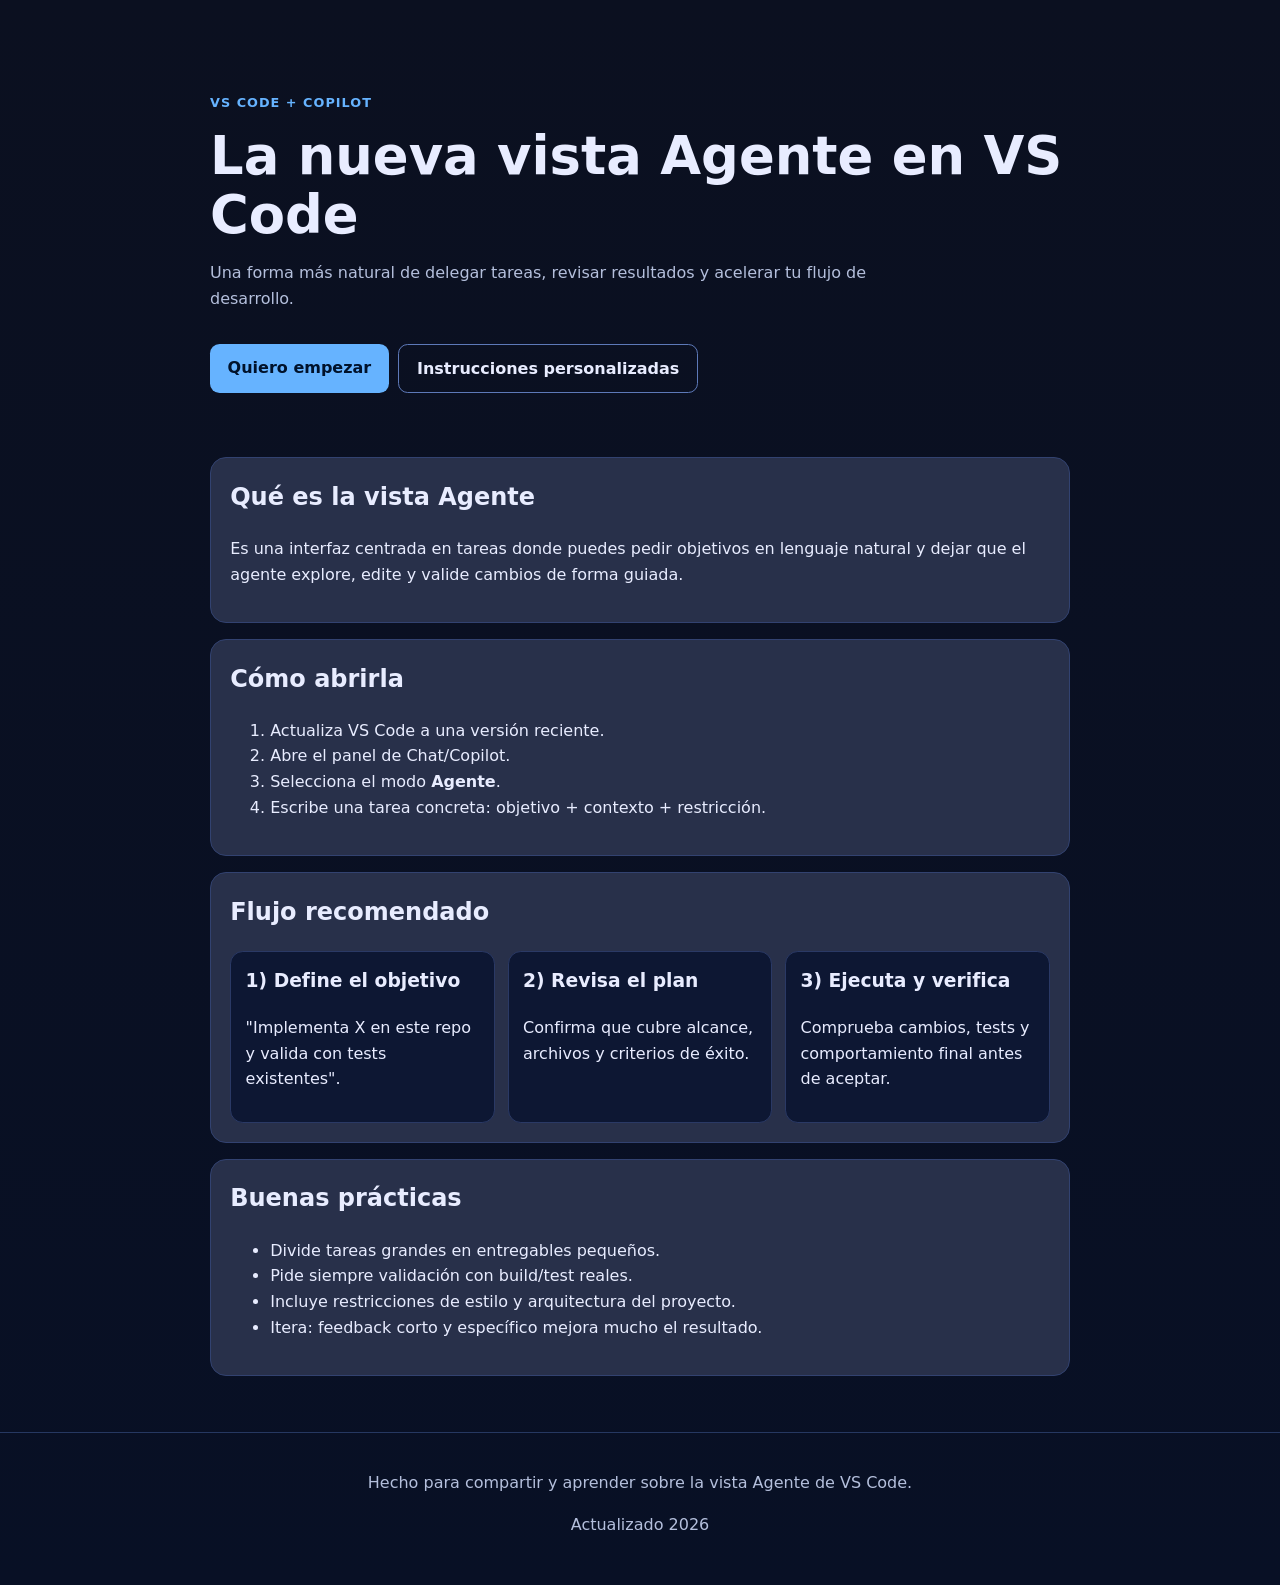
<file: index.html>
<!doctype html>
<html lang="es">
  <head>
    <meta charset="UTF-8" />
    <meta name="viewport" content="width=device-width, initial-scale=1.0" />
    <title>Vista Agente en VS Code</title>
    <meta
      name="description"
      content="Guía práctica de la nueva vista Agente de VS Code: qué es, cómo usarla y flujos recomendados."
    />
    <link rel="stylesheet" href="styles.css" />
  </head>
  <body>
    <header class="hero">
      <p class="eyebrow">VS Code + Copilot</p>
      <h1>La nueva vista Agente en VS Code</h1>
      <p class="subtitle">
        Una forma más natural de delegar tareas, revisar resultados y acelerar tu flujo de desarrollo.
      </p>
      <div class="cta-group">
        <a class="cta" href="#empezar">Quiero empezar</a>
        <a class="cta secondary" href="custom-instructions.html">Instrucciones personalizadas</a>
      </div>
    </header>

    <main>
      <section id="que-es" class="card">
        <h2>Qué es la vista Agente</h2>
        <p>
          Es una interfaz centrada en tareas donde puedes pedir objetivos en lenguaje natural y dejar que el
          agente explore, edite y valide cambios de forma guiada.
        </p>
      </section>

      <section id="empezar" class="card">
        <h2>Cómo abrirla</h2>
        <ol>
          <li>Actualiza VS Code a una versión reciente.</li>
          <li>Abre el panel de Chat/Copilot.</li>
          <li>Selecciona el modo <strong>Agente</strong>.</li>
          <li>Escribe una tarea concreta: objetivo + contexto + restricción.</li>
        </ol>
      </section>

      <section class="card">
        <h2>Flujo recomendado</h2>
        <div class="grid">
          <article>
            <h3>1) Define el objetivo</h3>
            <p>"Implementa X en este repo y valida con tests existentes".</p>
          </article>
          <article>
            <h3>2) Revisa el plan</h3>
            <p>Confirma que cubre alcance, archivos y criterios de éxito.</p>
          </article>
          <article>
            <h3>3) Ejecuta y verifica</h3>
            <p>Comprueba cambios, tests y comportamiento final antes de aceptar.</p>
          </article>
        </div>
      </section>

      <section class="card">
        <h2>Buenas prácticas</h2>
        <ul>
          <li>Divide tareas grandes en entregables pequeños.</li>
          <li>Pide siempre validación con build/test reales.</li>
          <li>Incluye restricciones de estilo y arquitectura del proyecto.</li>
          <li>Itera: feedback corto y específico mejora mucho el resultado.</li>
        </ul>
      </section>
    </main>

    <footer>
      <p>Hecho para compartir y aprender sobre la vista Agente de VS Code.</p>
      <p id="year"></p>
    </footer>

    <script src="script.js"></script>
  </body>
</html>
</file>
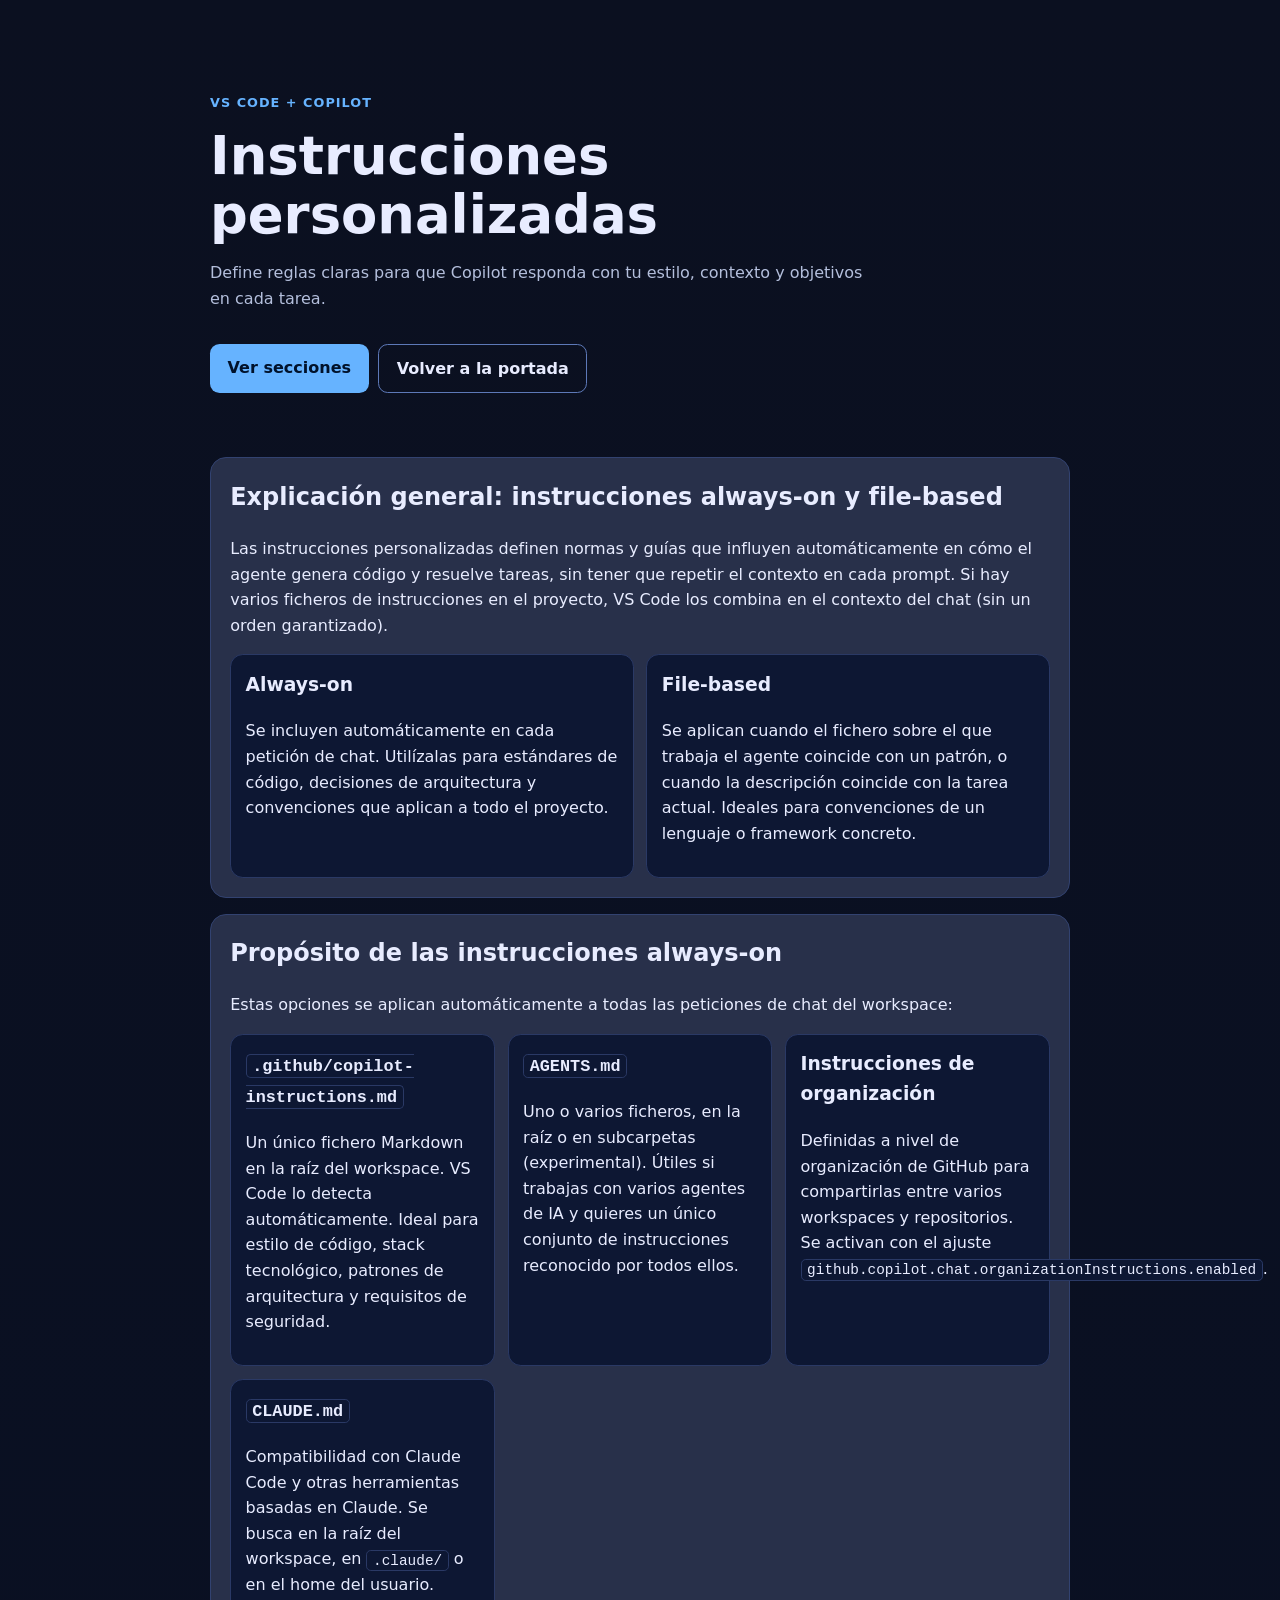
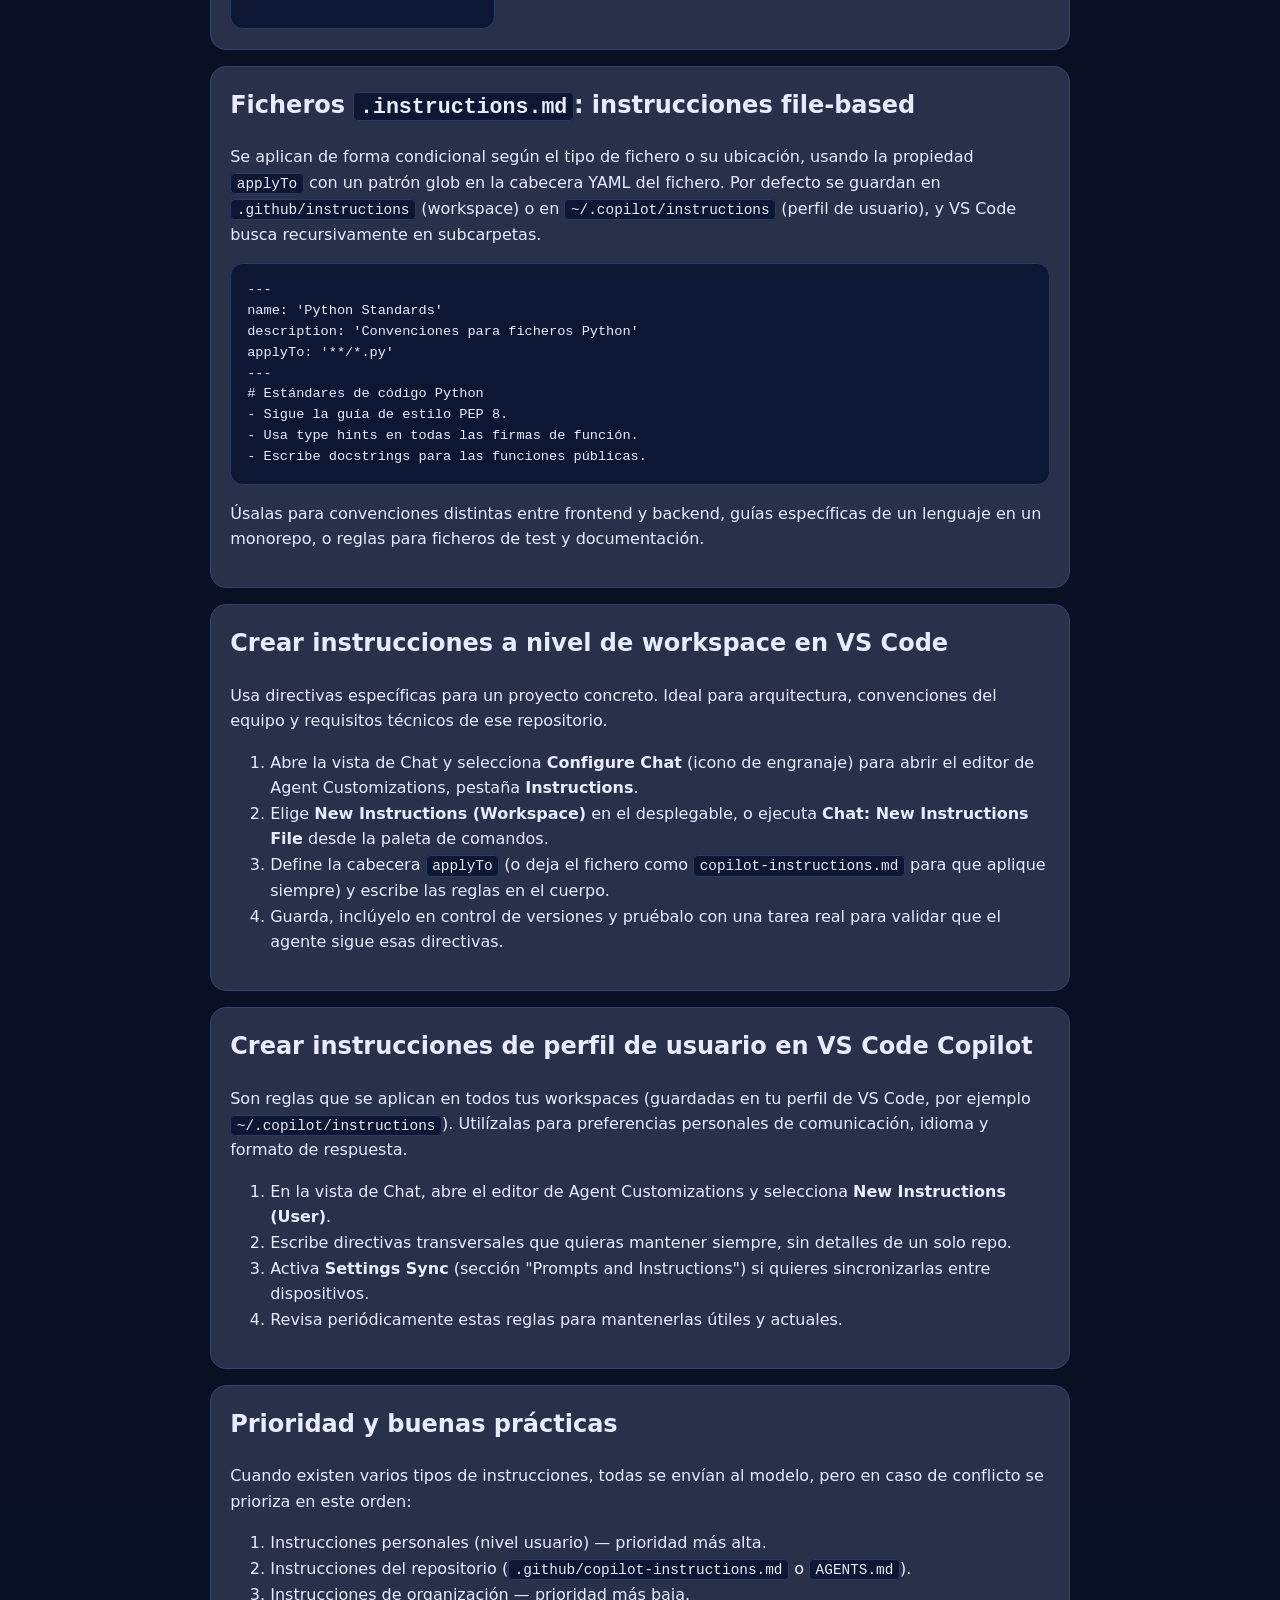
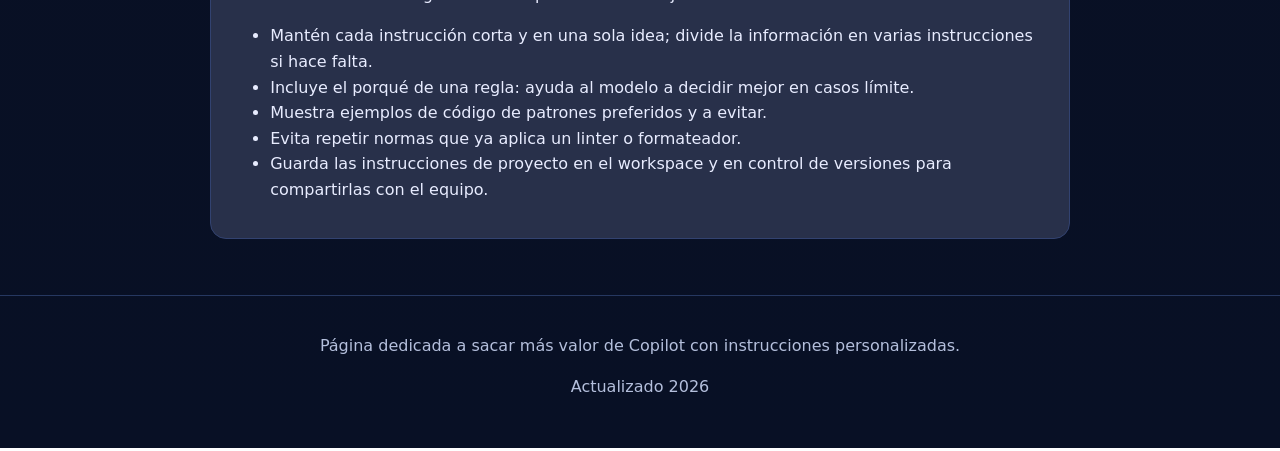
<file: custom-instructions.html>
<!doctype html>
<html lang="es">
  <head>
    <meta charset="UTF-8" />
    <meta name="viewport" content="width=device-width, initial-scale=1.0" />
    <title>Instrucciones personalizadas en VS Code Copilot</title>
    <meta
      name="description"
      content="Guía práctica sobre instrucciones personalizadas en VS Code Copilot: copilot-instructions.md, AGENTS.md, ficheros .instructions.md, prioridad y buenas prácticas."
    />
    <link rel="stylesheet" href="styles.css" />
  </head>
  <body>
    <header class="hero">
      <p class="eyebrow">VS Code + Copilot</p>
      <h1>Instrucciones personalizadas</h1>
      <p class="subtitle">
        Define reglas claras para que Copilot responda con tu estilo, contexto y objetivos en cada tarea.
      </p>
      <div class="cta-group">
        <a class="cta" href="#explicacion-general">Ver secciones</a>
        <a class="cta secondary" href="index.html">Volver a la portada</a>
      </div>
    </header>

    <main>
      <section id="explicacion-general" class="card">
        <h2>Explicación general: instrucciones always-on y file-based</h2>
        <p>
          Las instrucciones personalizadas definen normas y guías que influyen automáticamente en cómo el agente
          genera código y resuelve tareas, sin tener que repetir el contexto en cada prompt. Si hay varios ficheros
          de instrucciones en el proyecto, VS Code los combina en el contexto del chat (sin un orden garantizado).
        </p>
        <div class="grid">
          <article>
            <h3>Always-on</h3>
            <p>
              Se incluyen automáticamente en cada petición de chat. Utilízalas para estándares de código, decisiones
              de arquitectura y convenciones que aplican a todo el proyecto.
            </p>
          </article>
          <article>
            <h3>File-based</h3>
            <p>
              Se aplican cuando el fichero sobre el que trabaja el agente coincide con un patrón, o cuando la
              descripción coincide con la tarea actual. Ideales para convenciones de un lenguaje o framework concreto.
            </p>
          </article>
        </div>
      </section>

      <section id="always-on" class="card">
        <h2>Propósito de las instrucciones always-on</h2>
        <p>Estas opciones se aplican automáticamente a todas las peticiones de chat del workspace:</p>
        <div class="grid">
          <article>
            <h3><code>.github/copilot-instructions.md</code></h3>
            <p>
              Un único fichero Markdown en la raíz del workspace. VS Code lo detecta automáticamente. Ideal para
              estilo de código, stack tecnológico, patrones de arquitectura y requisitos de seguridad.
            </p>
          </article>
          <article>
            <h3><code>AGENTS.md</code></h3>
            <p>
              Uno o varios ficheros, en la raíz o en subcarpetas (experimental). Útiles si trabajas con varios agentes
              de IA y quieres un único conjunto de instrucciones reconocido por todos ellos.
            </p>
          </article>
          <article>
            <h3>Instrucciones de organización</h3>
            <p>
              Definidas a nivel de organización de GitHub para compartirlas entre varios workspaces y repositorios.
              Se activan con el ajuste <code>github.copilot.chat.organizationInstructions.enabled</code>.
            </p>
          </article>
          <article>
            <h3><code>CLAUDE.md</code></h3>
            <p>
              Compatibilidad con Claude Code y otras herramientas basadas en Claude. Se busca en la raíz del
              workspace, en <code>.claude/</code> o en el home del usuario.
            </p>
          </article>
        </div>
      </section>

      <section id="file-based" class="card">
        <h2>Ficheros <code>.instructions.md</code>: instrucciones file-based</h2>
        <p>
          Se aplican de forma condicional según el tipo de fichero o su ubicación, usando la propiedad
          <code>applyTo</code> con un patrón glob en la cabecera YAML del fichero. Por defecto se guardan en
          <code>.github/instructions</code> (workspace) o en <code>~/.copilot/instructions</code> (perfil de usuario),
          y VS Code busca recursivamente en subcarpetas.
        </p>
        <pre><code>---
name: 'Python Standards'
description: 'Convenciones para ficheros Python'
applyTo: '**/*.py'
---
# Estándares de código Python
- Sigue la guía de estilo PEP 8.
- Usa type hints en todas las firmas de función.
- Escribe docstrings para las funciones públicas.</code></pre>
        <p>Úsalas para convenciones distintas entre frontend y backend, guías específicas de un lenguaje en un monorepo, o reglas para ficheros de test y documentación.</p>
      </section>

      <section id="workspace" class="card">
        <h2>Crear instrucciones a nivel de workspace en VS Code</h2>
        <p>
          Usa directivas específicas para un proyecto concreto. Ideal para arquitectura, convenciones del equipo y
          requisitos técnicos de ese repositorio.
        </p>
        <ol>
          <li>Abre la vista de Chat y selecciona <strong>Configure Chat</strong> (icono de engranaje) para abrir el editor de Agent Customizations, pestaña <strong>Instructions</strong>.</li>
          <li>Elige <strong>New Instructions (Workspace)</strong> en el desplegable, o ejecuta <strong>Chat: New Instructions File</strong> desde la paleta de comandos.</li>
          <li>Define la cabecera <code>applyTo</code> (o deja el fichero como <code>copilot-instructions.md</code> para que aplique siempre) y escribe las reglas en el cuerpo.</li>
          <li>Guarda, inclúyelo en control de versiones y pruébalo con una tarea real para validar que el agente sigue esas directivas.</li>
        </ol>
      </section>

      <section id="perfil" class="card">
        <h2>Crear instrucciones de perfil de usuario en VS Code Copilot</h2>
        <p>
          Son reglas que se aplican en todos tus workspaces (guardadas en tu perfil de VS Code, por ejemplo
          <code>~/.copilot/instructions</code>). Utilízalas para preferencias personales de comunicación, idioma y
          formato de respuesta.
        </p>
        <ol>
          <li>En la vista de Chat, abre el editor de Agent Customizations y selecciona <strong>New Instructions (User)</strong>.</li>
          <li>Escribe directivas transversales que quieras mantener siempre, sin detalles de un solo repo.</li>
          <li>Activa <strong>Settings Sync</strong> (sección "Prompts and Instructions") si quieres sincronizarlas entre dispositivos.</li>
          <li>Revisa periódicamente estas reglas para mantenerlas útiles y actuales.</li>
        </ol>
      </section>

      <section id="prioridad" class="card">
        <h2>Prioridad y buenas prácticas</h2>
        <p>Cuando existen varios tipos de instrucciones, todas se envían al modelo, pero en caso de conflicto se prioriza en este orden:</p>
        <ol>
          <li>Instrucciones personales (nivel usuario) &mdash; prioridad más alta.</li>
          <li>Instrucciones del repositorio (<code>.github/copilot-instructions.md</code> o <code>AGENTS.md</code>).</li>
          <li>Instrucciones de organización &mdash; prioridad más baja.</li>
        </ol>
        <ul>
          <li>Mantén cada instrucción corta y en una sola idea; divide la información en varias instrucciones si hace falta.</li>
          <li>Incluye el porqué de una regla: ayuda al modelo a decidir mejor en casos límite.</li>
          <li>Muestra ejemplos de código de patrones preferidos y a evitar.</li>
          <li>Evita repetir normas que ya aplica un linter o formateador.</li>
          <li>Guarda las instrucciones de proyecto en el workspace y en control de versiones para compartirlas con el equipo.</li>
        </ul>
      </section>
    </main>

    <footer>
      <p>Página dedicada a sacar más valor de Copilot con instrucciones personalizadas.</p>
      <p id="year"></p>
    </footer>

    <script src="script.js"></script>
  </body>
</html>
</file>
<file: styles.css>
:root {
  color-scheme: light dark;
  --bg: #0b1020;
  --bg-soft: #101936;
  --text: #e8ecff;
  --muted: #b4bfdc;
  --accent: #66b3ff;
}

* {
  box-sizing: border-box;
}

body {
  margin: 0;
  font-family: "Segoe UI", system-ui, -apple-system, sans-serif;
  background: linear-gradient(180deg, var(--bg) 0%, #081025 100%);
  color: var(--text);
  line-height: 1.6;
}

.hero {
  max-width: 900px;
  margin: 0 auto;
  padding: 5rem 1.25rem 3rem;
}

.eyebrow {
  color: var(--accent);
  text-transform: uppercase;
  letter-spacing: 0.08em;
  font-weight: 700;
  font-size: 0.8rem;
}

h1 {
  margin: 0.5rem 0;
  font-size: clamp(2rem, 6vw, 3.3rem);
  line-height: 1.12;
}

.subtitle {
  max-width: 65ch;
  color: var(--muted);
}

.cta {
  display: inline-block;
  margin-top: 1rem;
  background: var(--accent);
  color: #00122b;
  text-decoration: none;
  font-weight: 700;
  padding: 0.7rem 1.1rem;
  border-radius: 0.6rem;
}

.cta-group {
  display: flex;
  flex-wrap: wrap;
  gap: 0.6rem;
}

.cta.secondary {
  background: transparent;
  color: var(--text);
  border: 1px solid #5d79b8;
}

main {
  max-width: 900px;
  margin: 0 auto;
  padding: 0 1.25rem 2.5rem;
}

.card {
  background: color-mix(in srgb, var(--bg-soft) 90%, white 10%);
  border: 1px solid #324270;
  border-radius: 1rem;
  padding: 1.2rem;
  margin: 1rem 0;
}

.grid {
  display: grid;
  grid-template-columns: repeat(auto-fit, minmax(220px, 1fr));
  gap: 0.8rem;
}

.grid article {
  background: #0d1733;
  border: 1px solid #2a3965;
  border-radius: 0.8rem;
  padding: 0.9rem;
}

h2,
h3 {
  margin-top: 0;
}

code {
  background: #0d1733;
  border: 1px solid #2a3965;
  border-radius: 0.3rem;
  padding: 0.1rem 0.35rem;
  font-family: "Cascadia Code", "Consolas", monospace;
  font-size: 0.9em;
}

pre {
  background: #0d1733;
  border: 1px solid #2a3965;
  border-radius: 0.8rem;
  padding: 1rem;
  overflow-x: auto;
}

pre code {
  background: none;
  border: none;
  padding: 0;
  font-size: 0.85rem;
  line-height: 1.5;
}

footer {
  border-top: 1px solid #263861;
  padding: 1.3rem 1rem 2rem;
  text-align: center;
  color: var(--muted);
}
</file>
